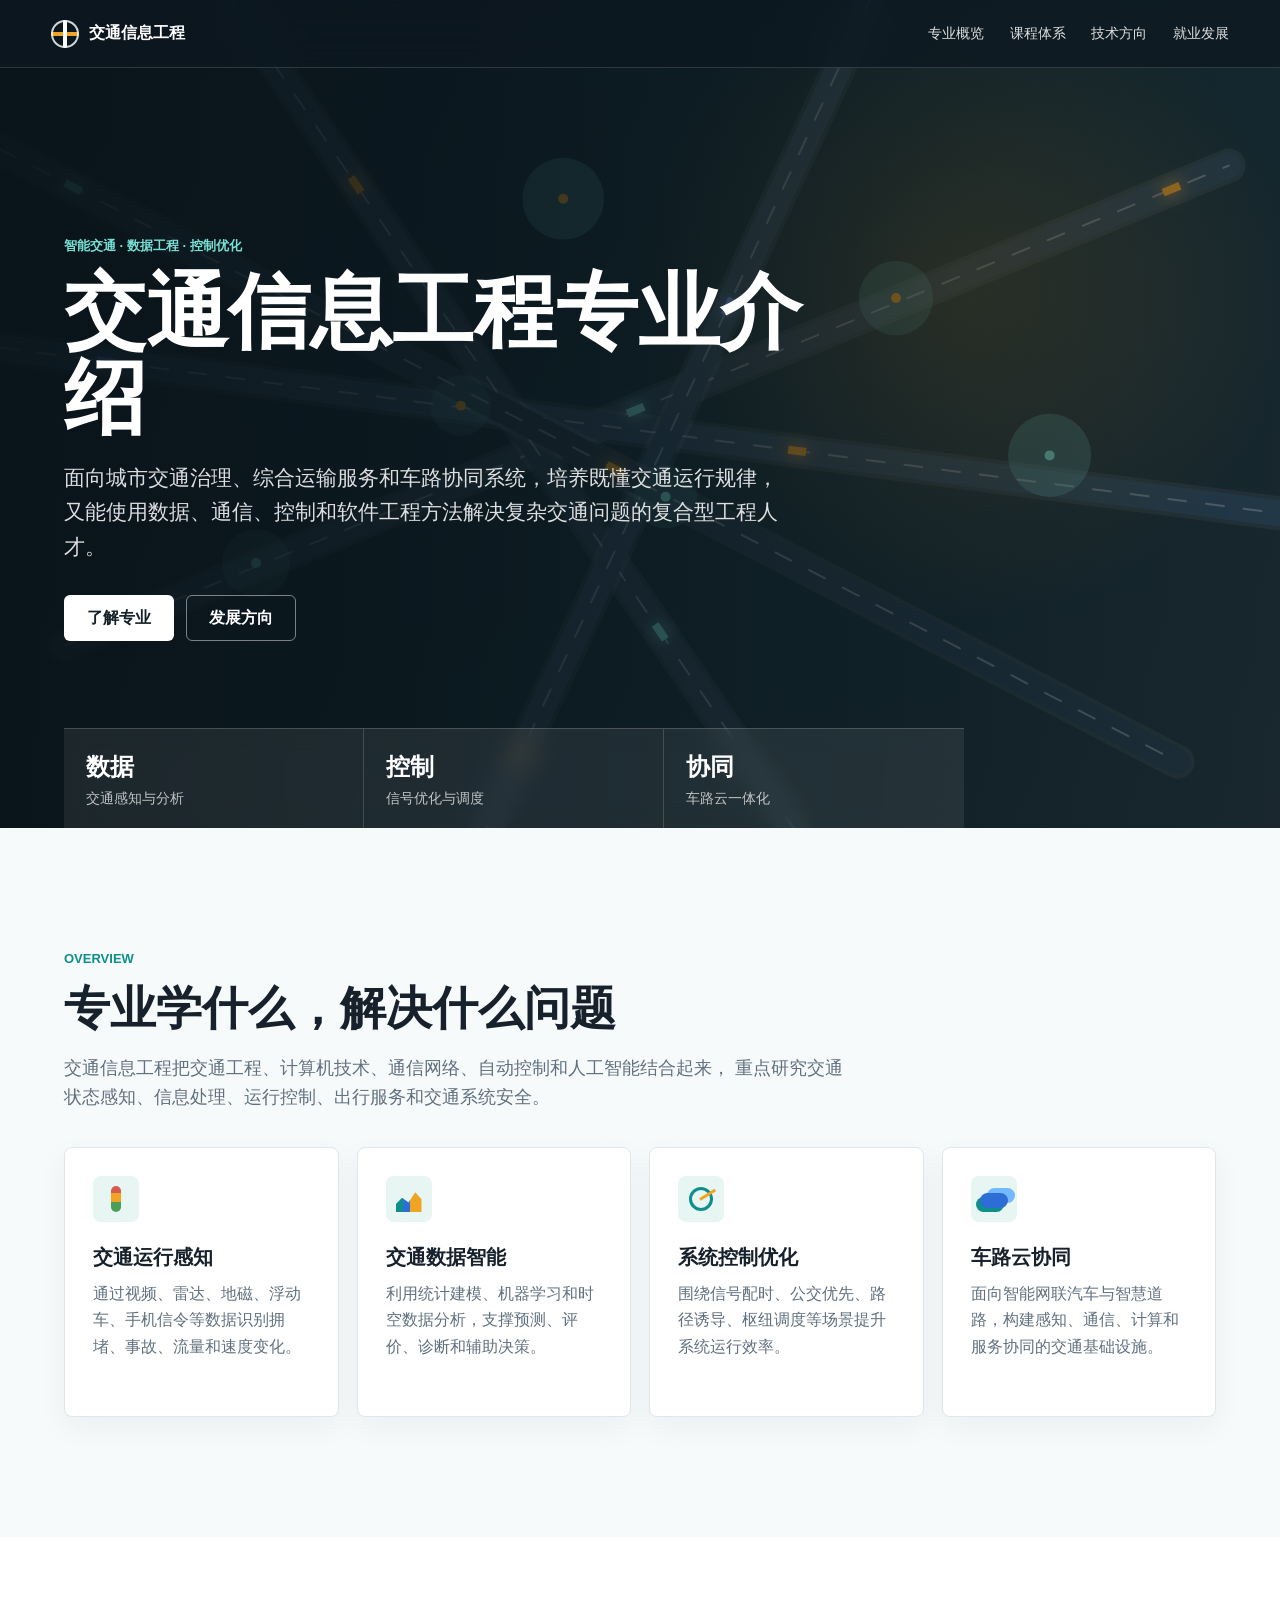
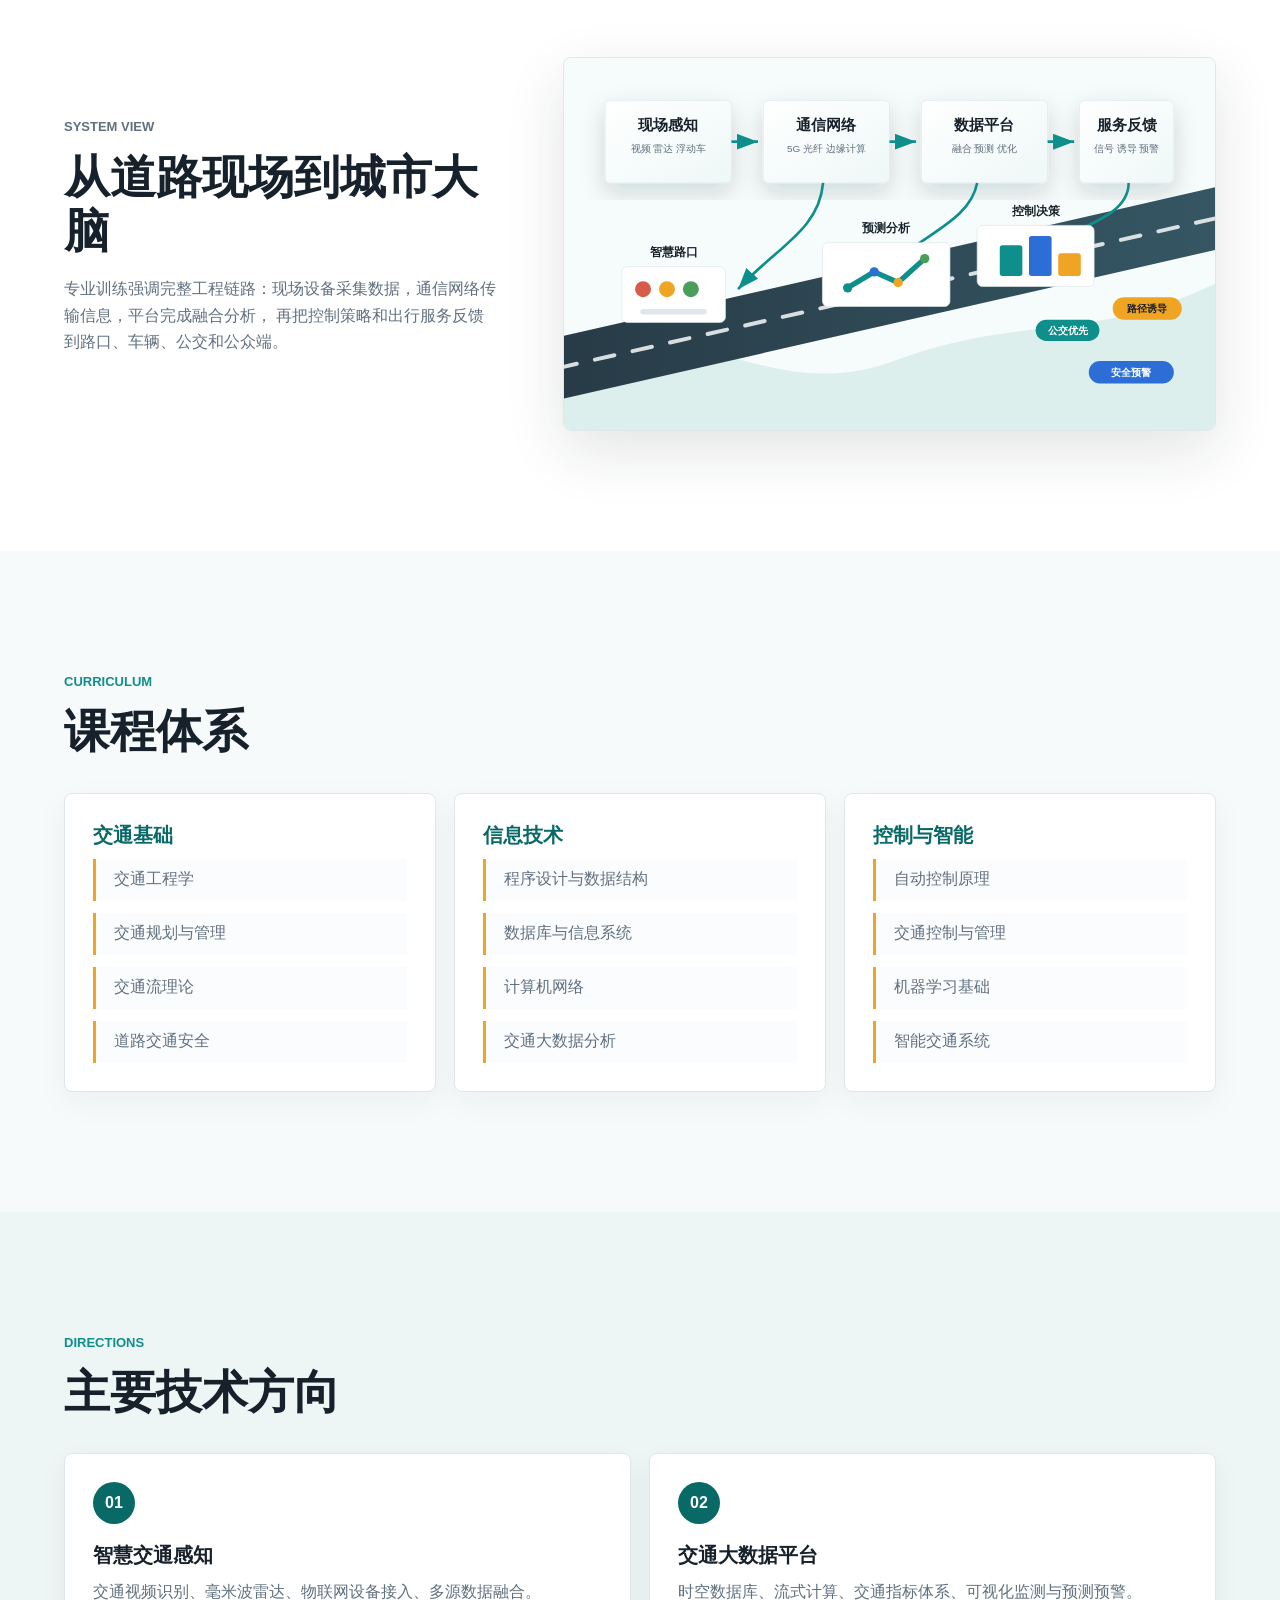
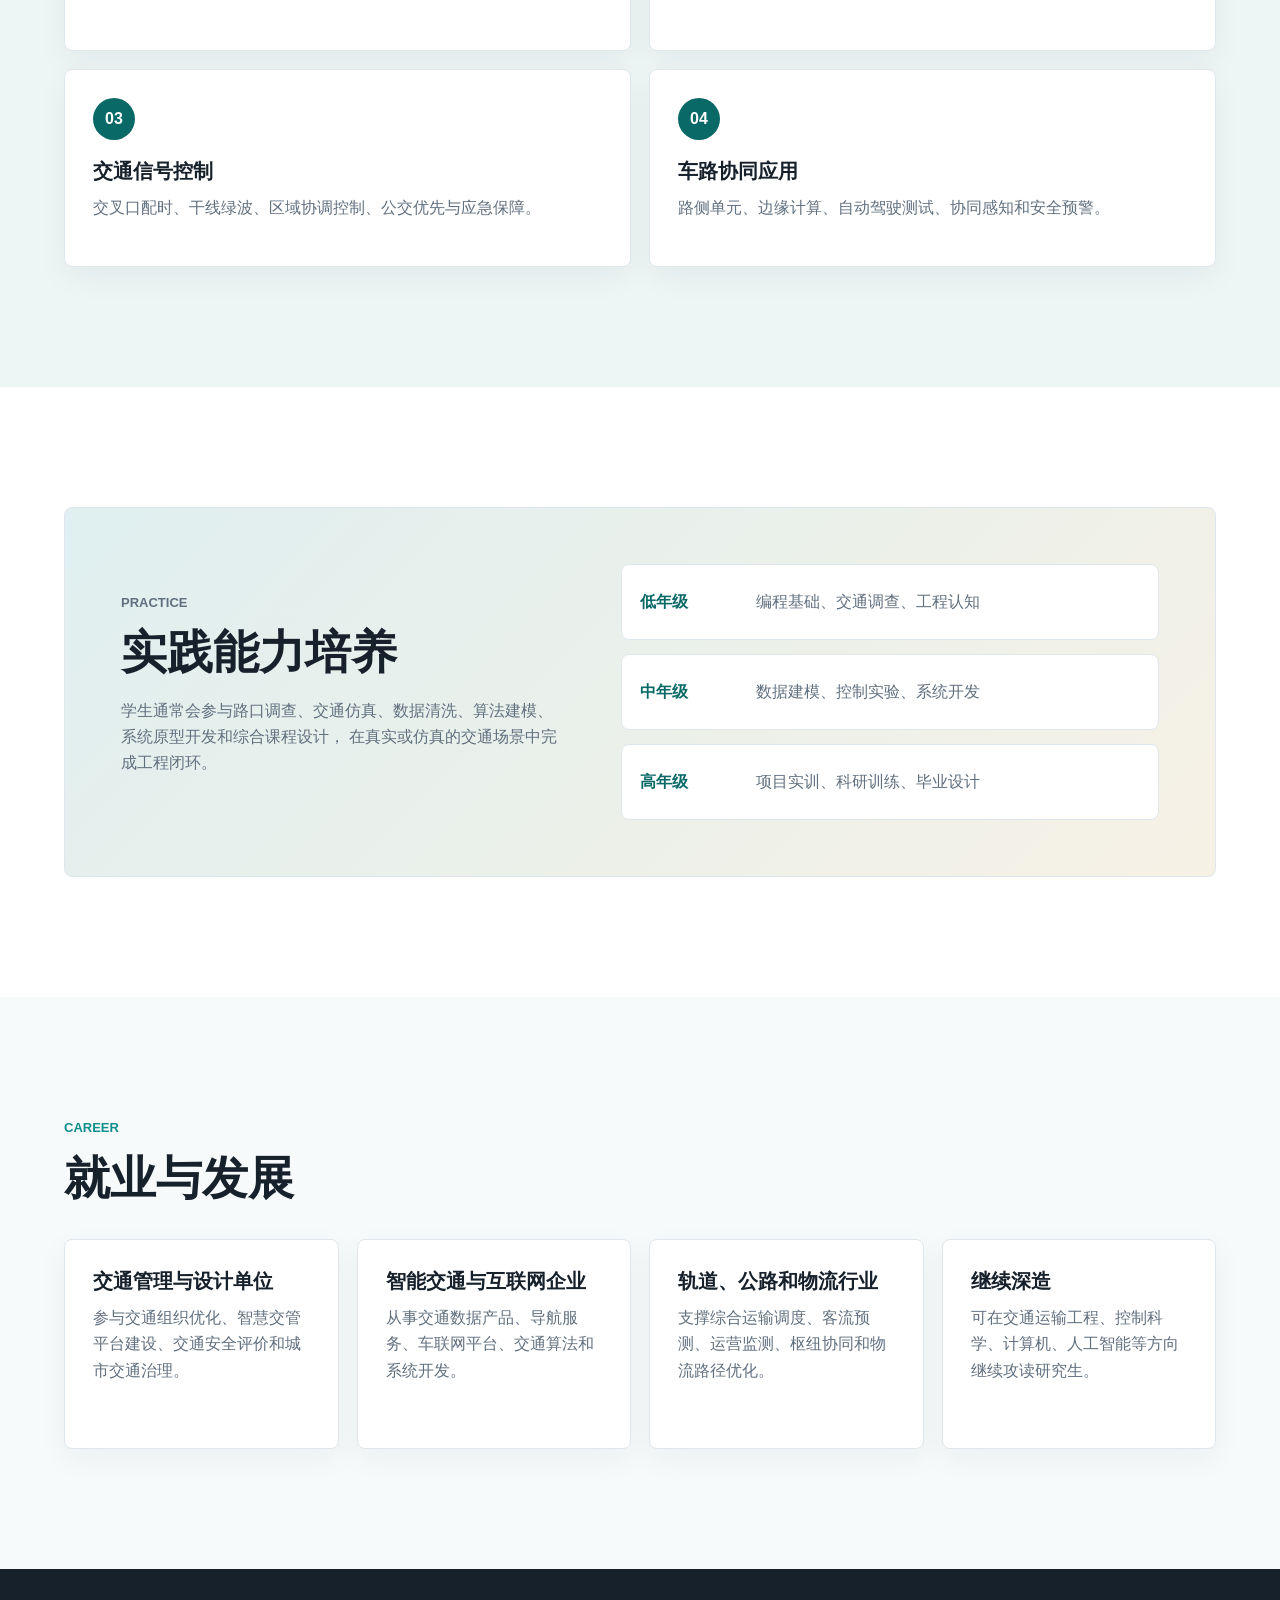
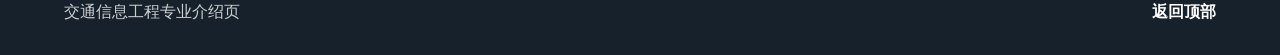
<file: index.html>
<!doctype html>
<html lang="zh-CN">
  <head>
    <meta charset="utf-8" />
    <meta name="viewport" content="width=device-width, initial-scale=1" />
    <title>交通信息工程专业介绍</title>
    <meta
      name="description"
      content="交通信息工程专业介绍：面向智慧交通、交通大数据、车路协同和交通控制的交叉型工程专业。"
    />
    <link rel="stylesheet" href="styles.css" />
  </head>
  <body>
    <header class="site-header" aria-label="页面导航">
      <a class="brand" href="#top" aria-label="交通信息工程专业首页">
        <span class="brand-mark" aria-hidden="true"></span>
        <span>交通信息工程</span>
      </a>
      <nav class="nav-links" aria-label="主要栏目">
        <a href="#overview">专业概览</a>
        <a href="#courses">课程体系</a>
        <a href="#directions">技术方向</a>
        <a href="#career">就业发展</a>
      </nav>
    </header>

    <main id="top">
      <section class="hero" aria-labelledby="hero-title">
        <canvas id="trafficCanvas" class="traffic-canvas" aria-hidden="true"></canvas>
        <div class="hero-overlay"></div>
        <div class="hero-content">
          <p class="eyebrow">智能交通 · 数据工程 · 控制优化</p>
          <h1 id="hero-title">交通信息工程专业介绍</h1>
          <p class="hero-copy">
            面向城市交通治理、综合运输服务和车路协同系统，培养既懂交通运行规律，
            又能使用数据、通信、控制和软件工程方法解决复杂交通问题的复合型工程人才。
          </p>
          <div class="hero-actions" aria-label="快捷入口">
            <a class="button primary" href="#overview">了解专业</a>
            <a class="button secondary" href="#career">发展方向</a>
          </div>
        </div>
        <div class="hero-metrics" aria-label="专业关键词">
          <div>
            <strong>数据</strong>
            <span>交通感知与分析</span>
          </div>
          <div>
            <strong>控制</strong>
            <span>信号优化与调度</span>
          </div>
          <div>
            <strong>协同</strong>
            <span>车路云一体化</span>
          </div>
        </div>
      </section>

      <section id="overview" class="section overview">
        <div class="section-heading">
          <p class="eyebrow">Overview</p>
          <h2>专业学什么，解决什么问题</h2>
          <p>
            交通信息工程把交通工程、计算机技术、通信网络、自动控制和人工智能结合起来，
            重点研究交通状态感知、信息处理、运行控制、出行服务和交通系统安全。
          </p>
        </div>
        <div class="feature-grid">
          <article class="feature-card">
            <span class="feature-icon signal" aria-hidden="true"></span>
            <h3>交通运行感知</h3>
            <p>通过视频、雷达、地磁、浮动车、手机信令等数据识别拥堵、事故、流量和速度变化。</p>
          </article>
          <article class="feature-card">
            <span class="feature-icon data" aria-hidden="true"></span>
            <h3>交通数据智能</h3>
            <p>利用统计建模、机器学习和时空数据分析，支撑预测、评价、诊断和辅助决策。</p>
          </article>
          <article class="feature-card">
            <span class="feature-icon control" aria-hidden="true"></span>
            <h3>系统控制优化</h3>
            <p>围绕信号配时、公交优先、路径诱导、枢纽调度等场景提升系统运行效率。</p>
          </article>
          <article class="feature-card">
            <span class="feature-icon cloud" aria-hidden="true"></span>
            <h3>车路云协同</h3>
            <p>面向智能网联汽车与智慧道路，构建感知、通信、计算和服务协同的交通基础设施。</p>
          </article>
        </div>
      </section>

      <section class="section visual-band" aria-labelledby="system-title">
        <div class="system-copy">
          <p class="eyebrow">System View</p>
          <h2 id="system-title">从道路现场到城市大脑</h2>
          <p>
            专业训练强调完整工程链路：现场设备采集数据，通信网络传输信息，平台完成融合分析，
            再把控制策略和出行服务反馈到路口、车辆、公交和公众端。
          </p>
        </div>
        <img
          class="system-graphic"
          src="assets/traffic-system.svg"
          alt="交通信息工程系统链路示意图，展示感知设备、通信网络、数据平台、控制中心和出行服务之间的数据流动"
        />
      </section>

      <section id="courses" class="section courses">
        <div class="section-heading compact">
          <p class="eyebrow">Curriculum</p>
          <h2>课程体系</h2>
        </div>
        <div class="course-layout">
          <div class="course-column">
            <h3>交通基础</h3>
            <ul>
              <li>交通工程学</li>
              <li>交通规划与管理</li>
              <li>交通流理论</li>
              <li>道路交通安全</li>
            </ul>
          </div>
          <div class="course-column">
            <h3>信息技术</h3>
            <ul>
              <li>程序设计与数据结构</li>
              <li>数据库与信息系统</li>
              <li>计算机网络</li>
              <li>交通大数据分析</li>
            </ul>
          </div>
          <div class="course-column">
            <h3>控制与智能</h3>
            <ul>
              <li>自动控制原理</li>
              <li>交通控制与管理</li>
              <li>机器学习基础</li>
              <li>智能交通系统</li>
            </ul>
          </div>
        </div>
      </section>

      <section id="directions" class="section directions">
        <div class="section-heading">
          <p class="eyebrow">Directions</p>
          <h2>主要技术方向</h2>
        </div>
        <div class="direction-list">
          <article>
            <span>01</span>
            <h3>智慧交通感知</h3>
            <p>交通视频识别、毫米波雷达、物联网设备接入、多源数据融合。</p>
          </article>
          <article>
            <span>02</span>
            <h3>交通大数据平台</h3>
            <p>时空数据库、流式计算、交通指标体系、可视化监测与预测预警。</p>
          </article>
          <article>
            <span>03</span>
            <h3>交通信号控制</h3>
            <p>交叉口配时、干线绿波、区域协调控制、公交优先与应急保障。</p>
          </article>
          <article>
            <span>04</span>
            <h3>车路协同应用</h3>
            <p>路侧单元、边缘计算、自动驾驶测试、协同感知和安全预警。</p>
          </article>
        </div>
      </section>

      <section class="section lab">
        <div class="lab-panel">
          <div>
            <p class="eyebrow">Practice</p>
            <h2>实践能力培养</h2>
            <p>
              学生通常会参与路口调查、交通仿真、数据清洗、算法建模、系统原型开发和综合课程设计，
              在真实或仿真的交通场景中完成工程闭环。
            </p>
          </div>
          <div class="timeline" aria-label="实践培养路径">
            <div><strong>低年级</strong><span>编程基础、交通调查、工程认知</span></div>
            <div><strong>中年级</strong><span>数据建模、控制实验、系统开发</span></div>
            <div><strong>高年级</strong><span>项目实训、科研训练、毕业设计</span></div>
          </div>
        </div>
      </section>

      <section id="career" class="section career">
        <div class="section-heading compact">
          <p class="eyebrow">Career</p>
          <h2>就业与发展</h2>
        </div>
        <div class="career-grid">
          <article>
            <h3>交通管理与设计单位</h3>
            <p>参与交通组织优化、智慧交管平台建设、交通安全评价和城市交通治理。</p>
          </article>
          <article>
            <h3>智能交通与互联网企业</h3>
            <p>从事交通数据产品、导航服务、车联网平台、交通算法和系统开发。</p>
          </article>
          <article>
            <h3>轨道、公路和物流行业</h3>
            <p>支撑综合运输调度、客流预测、运营监测、枢纽协同和物流路径优化。</p>
          </article>
          <article>
            <h3>继续深造</h3>
            <p>可在交通运输工程、控制科学、计算机、人工智能等方向继续攻读研究生。</p>
          </article>
        </div>
      </section>
    </main>

    <footer class="site-footer">
      <p>交通信息工程专业介绍页</p>
      <a href="#top">返回顶部</a>
    </footer>

    <script src="script.js"></script>
  </body>
</html>
</file>
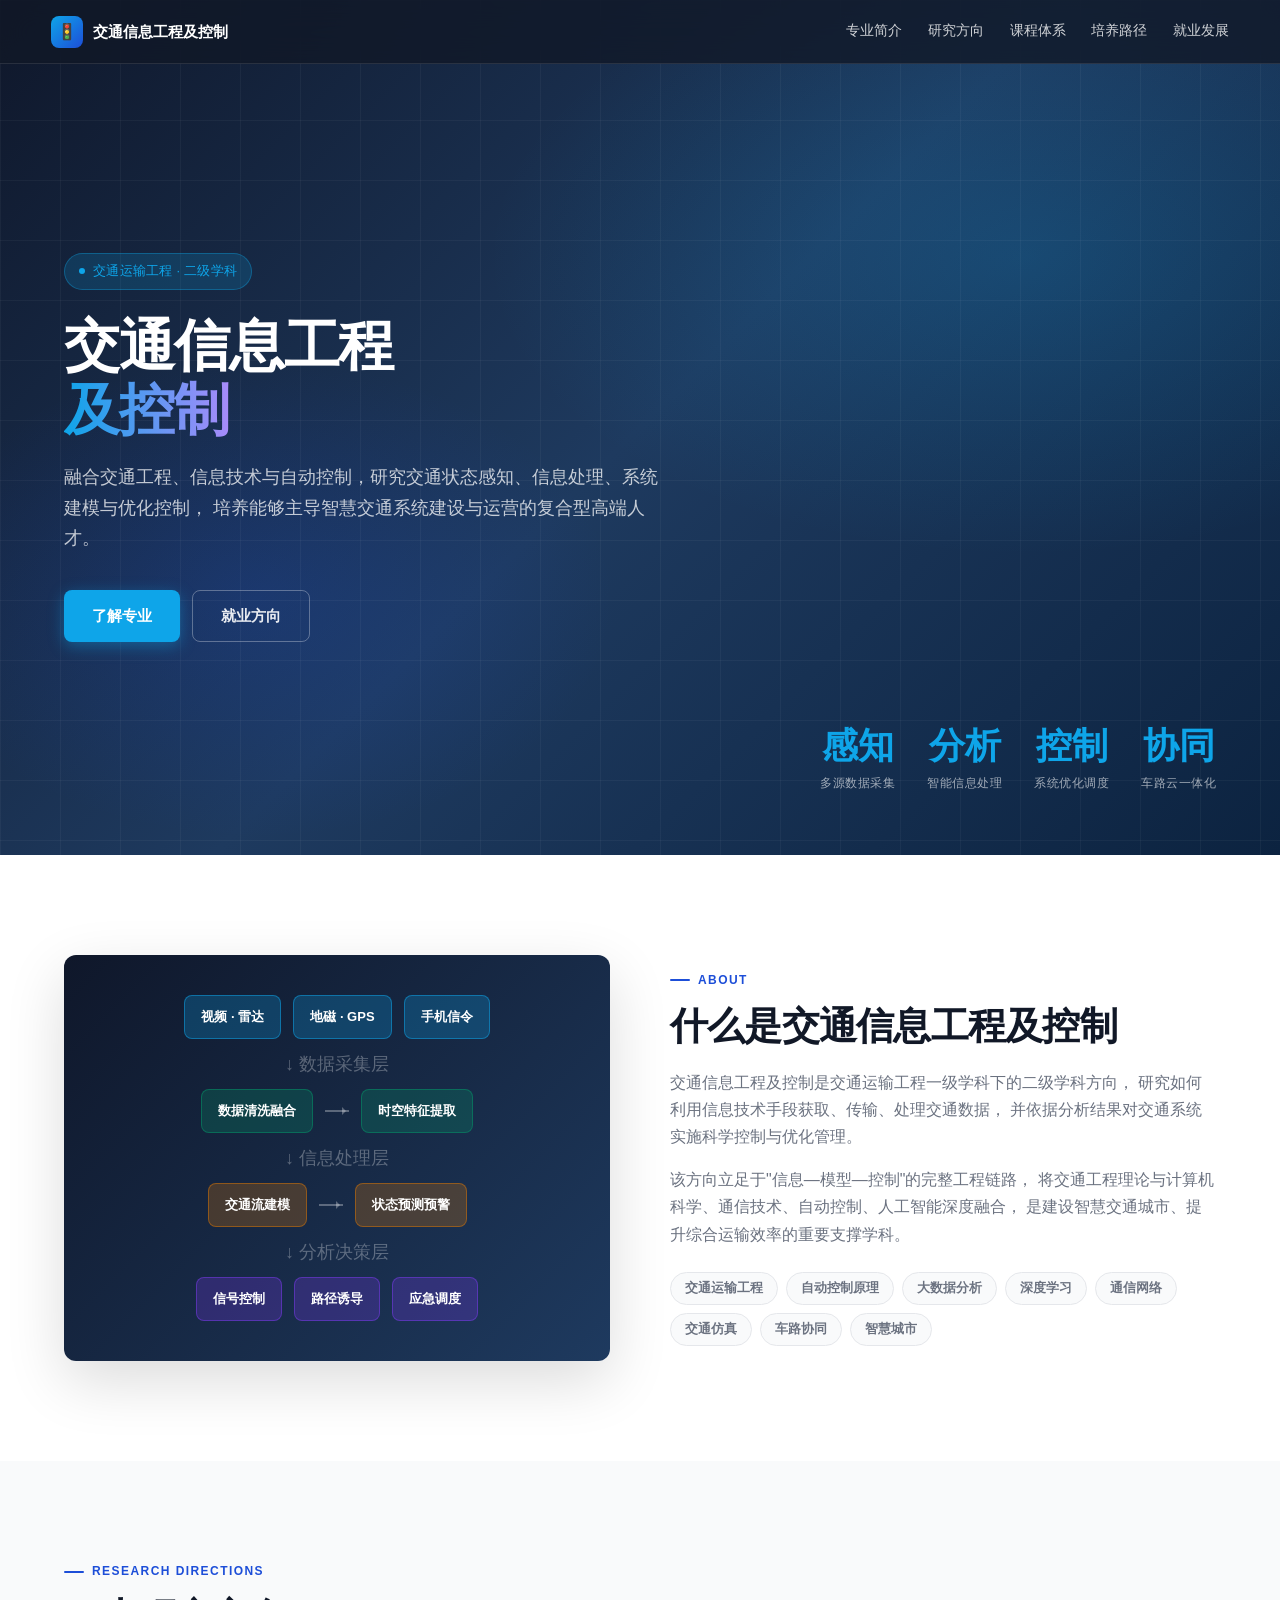
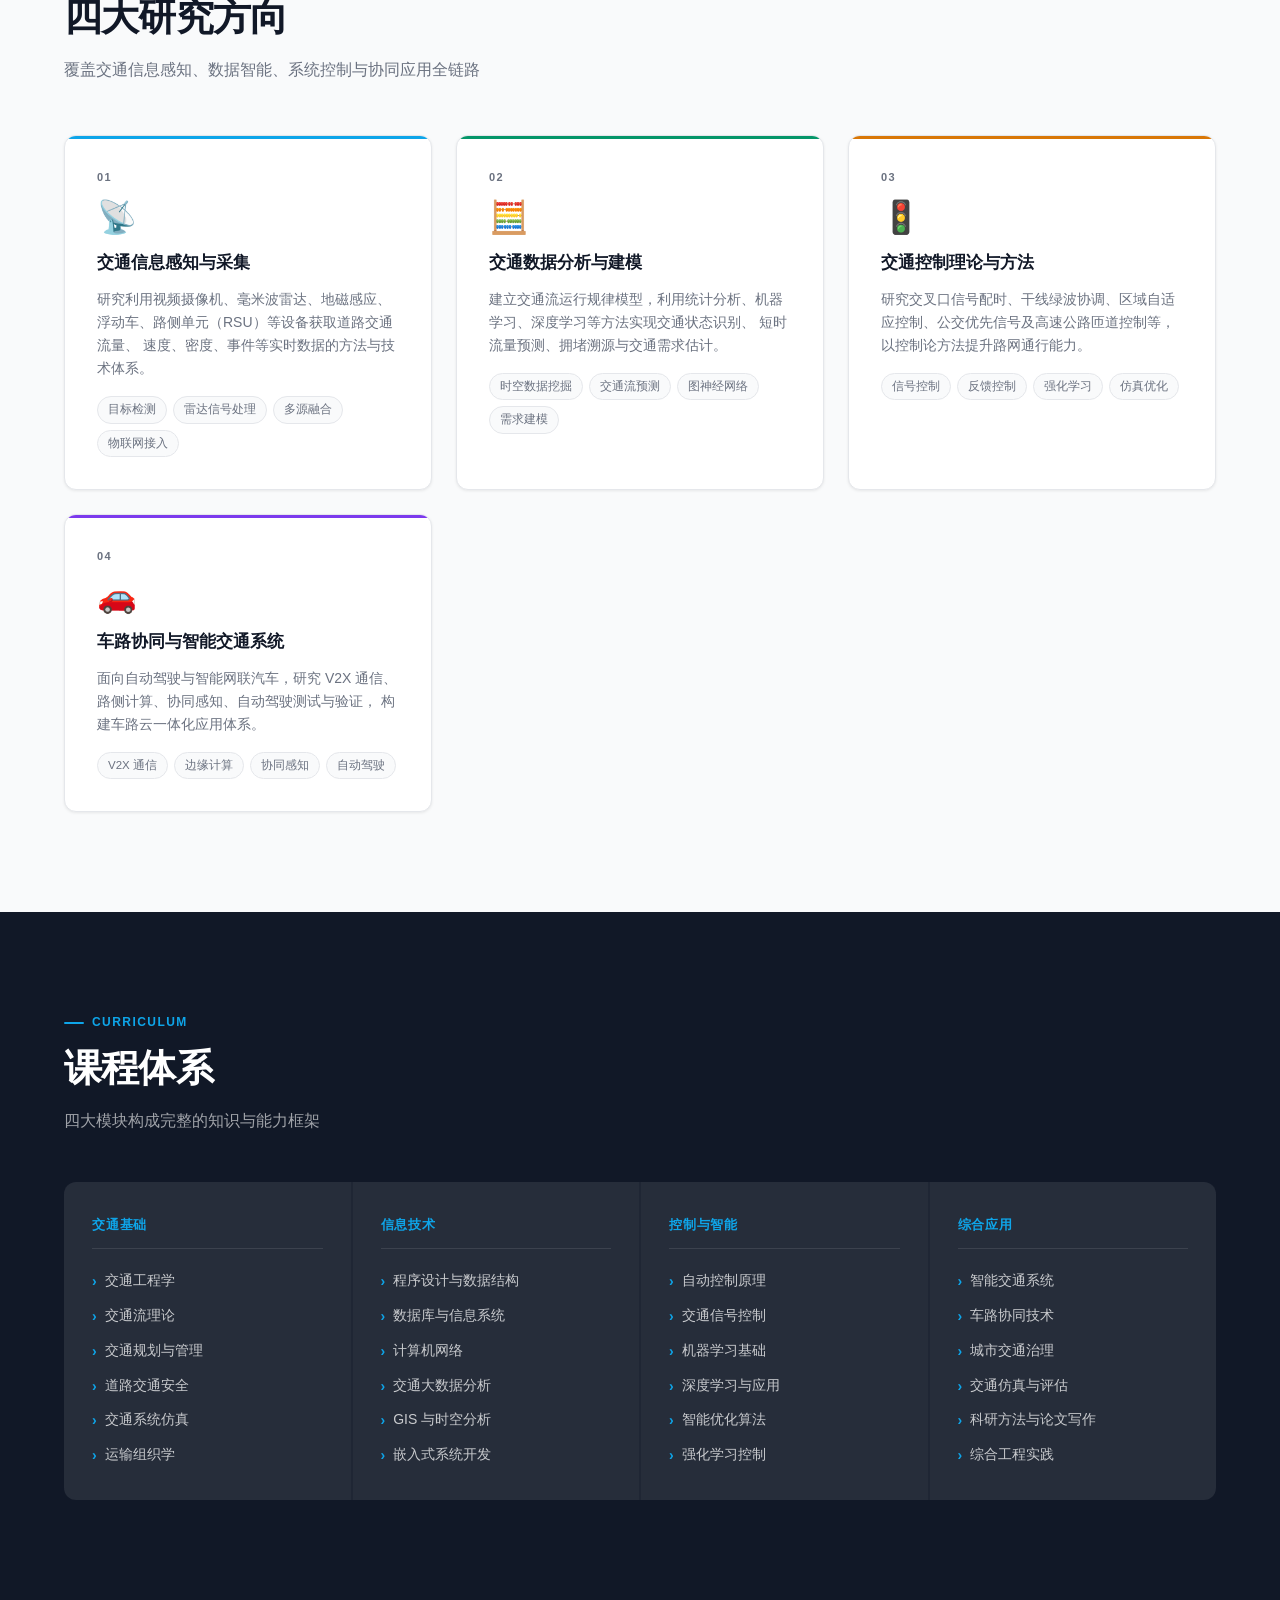
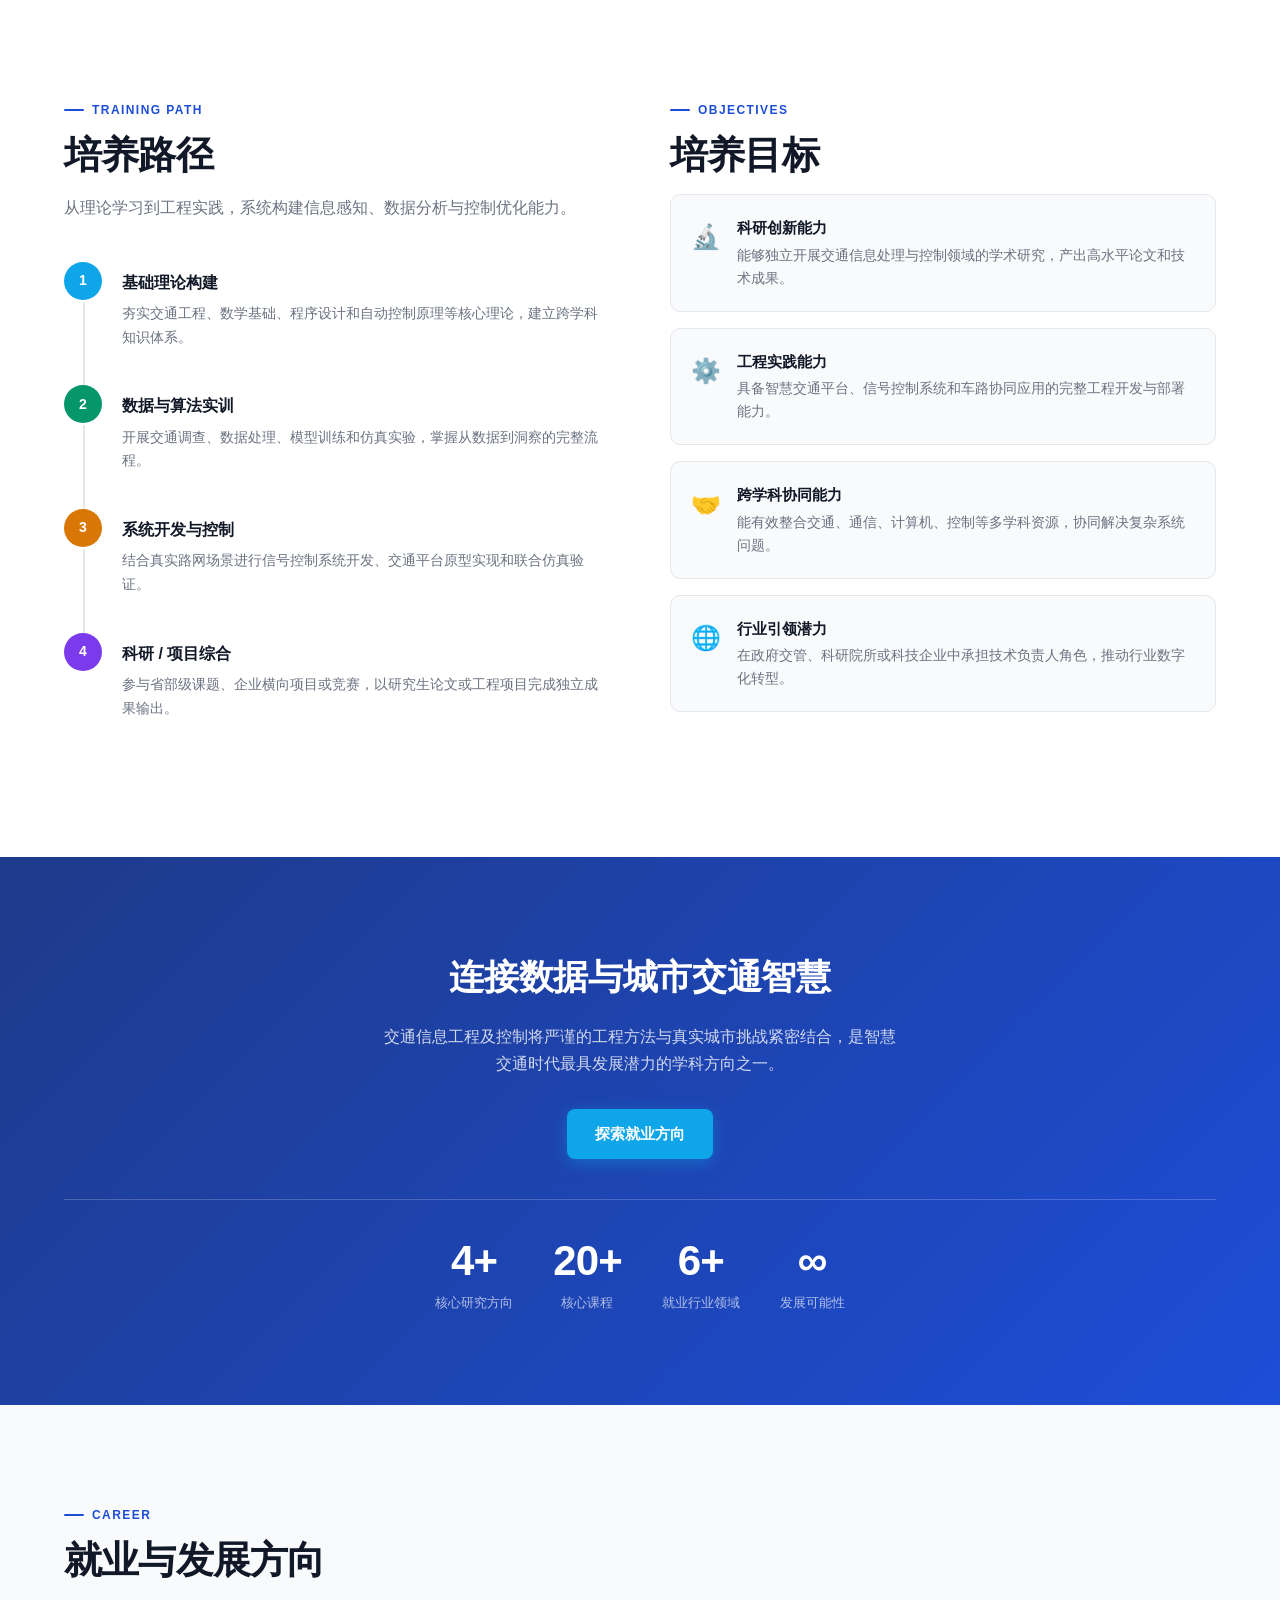
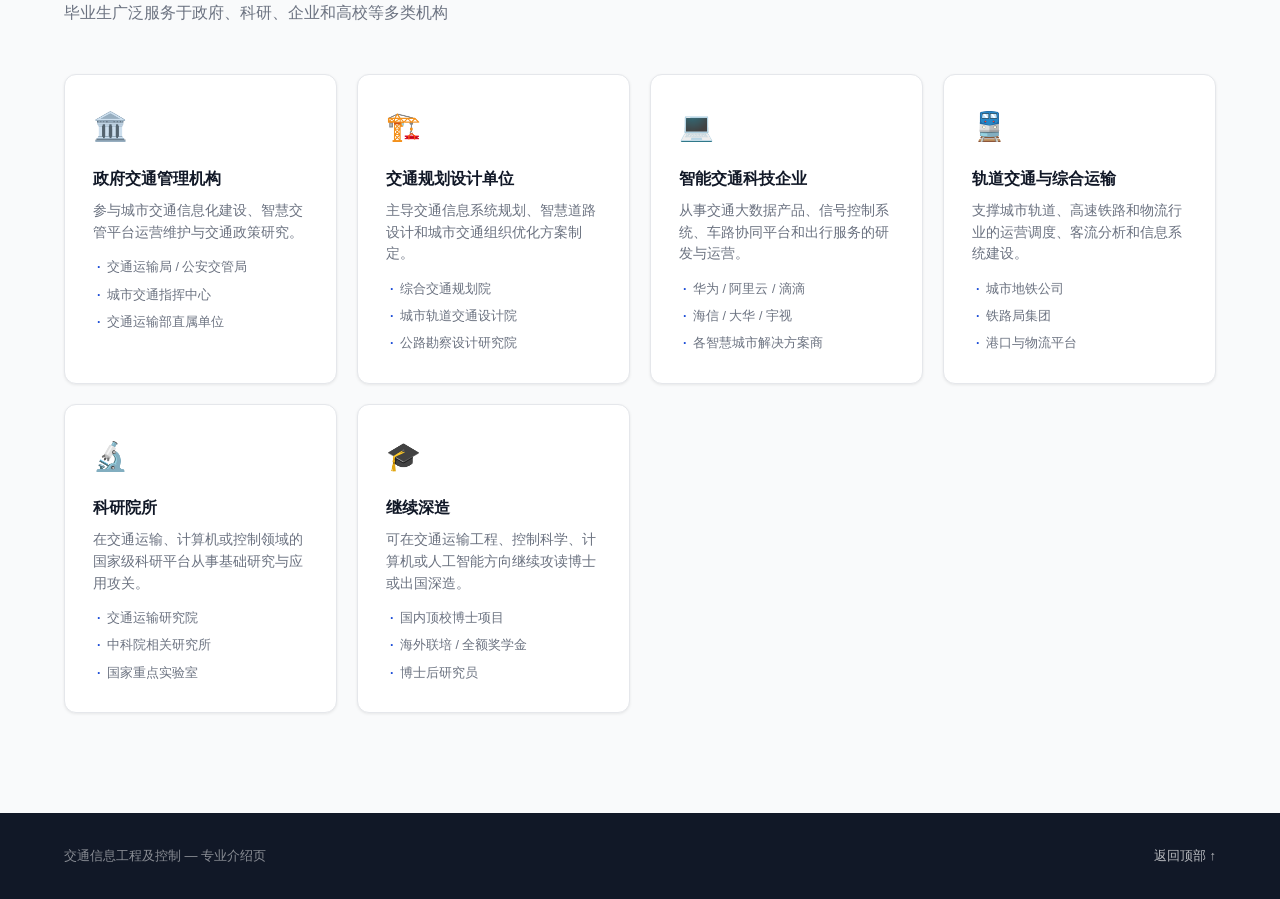
<file: traffic-info-control.html>
<!doctype html>
<html lang="zh-CN">
  <head>
    <meta charset="utf-8" />
    <meta name="viewport" content="width=device-width, initial-scale=1" />
    <title>交通信息工程及控制 — 专业介绍</title>
    <meta name="description" content="交通信息工程及控制专业介绍：研究交通信息感知、数据处理、系统建模与控制优化的交叉型学科方向。" />
    <style>
      :root {
        --ink: #111827;
        --muted: #6b7280;
        --line: #e5e7eb;
        --paper: #f9fafb;
        --white: #ffffff;
        --primary: #1d4ed8;
        --primary-dark: #1e3a8a;
        --accent: #0ea5e9;
        --green: #059669;
        --amber: #d97706;
        --purple: #7c3aed;
        --shadow-sm: 0 1px 3px rgba(0,0,0,.08);
        --shadow: 0 4px 20px rgba(0,0,0,.10);
        --shadow-lg: 0 20px 60px rgba(0,0,0,.14);
        --r: 12px;
      }

      *, *::before, *::after { box-sizing: border-box; margin: 0; padding: 0; }
      html { scroll-behavior: smooth; font-size: 16px; }

      body {
        font-family: "PingFang SC", "Microsoft YaHei", "Segoe UI", Inter, Arial, sans-serif;
        color: var(--ink);
        background: var(--paper);
        line-height: 1.7;
      }

      a { color: inherit; text-decoration: none; }
      img { display: block; max-width: 100%; }

      /* ── Header ── */
      .header {
        position: fixed;
        inset: 0 0 auto;
        z-index: 100;
        display: flex;
        align-items: center;
        justify-content: space-between;
        gap: 20px;
        height: 64px;
        padding: 0 clamp(16px, 4vw, 60px);
        background: rgba(17, 24, 39, 0.80);
        backdrop-filter: blur(16px);
        border-bottom: 1px solid rgba(255,255,255,.10);
        color: #fff;
      }

      .logo {
        display: flex;
        align-items: center;
        gap: 10px;
        font-weight: 700;
        font-size: 15px;
        white-space: nowrap;
      }

      .logo-icon {
        width: 32px;
        height: 32px;
        border-radius: 8px;
        background: linear-gradient(135deg, var(--accent), var(--primary));
        display: flex;
        align-items: center;
        justify-content: center;
        font-size: 16px;
      }

      .nav {
        display: flex;
        gap: clamp(10px, 2vw, 28px);
        font-size: 13.5px;
        color: rgba(255,255,255,.80);
      }

      .nav a:hover { color: #fff; }

      /* ── Hero ── */
      .hero {
        position: relative;
        min-height: 95vh;
        display: flex;
        flex-direction: column;
        justify-content: center;
        padding: 100px clamp(16px, 5vw, 80px) 60px;
        background: linear-gradient(135deg, #0f172a 0%, #1e3a5f 50%, #0c2340 100%);
        color: #fff;
        overflow: hidden;
      }

      .hero-bg {
        position: absolute;
        inset: 0;
        background:
          radial-gradient(ellipse 60% 50% at 80% 30%, rgba(14,165,233,.18) 0%, transparent 70%),
          radial-gradient(ellipse 40% 40% at 20% 70%, rgba(29,78,216,.20) 0%, transparent 70%);
        pointer-events: none;
      }

      /* animated grid */
      .hero-grid {
        position: absolute;
        inset: 0;
        background-image:
          linear-gradient(rgba(255,255,255,.04) 1px, transparent 1px),
          linear-gradient(90deg, rgba(255,255,255,.04) 1px, transparent 1px);
        background-size: 60px 60px;
        pointer-events: none;
      }

      .hero-inner {
        position: relative;
        max-width: 760px;
      }

      .badge {
        display: inline-flex;
        align-items: center;
        gap: 8px;
        padding: 6px 14px;
        border-radius: 100px;
        background: rgba(14,165,233,.18);
        border: 1px solid rgba(14,165,233,.35);
        font-size: 13px;
        color: var(--accent);
        margin-bottom: 24px;
        letter-spacing: .02em;
      }

      .badge::before {
        content: '';
        width: 6px;
        height: 6px;
        border-radius: 50%;
        background: var(--accent);
        animation: pulse 2s ease infinite;
      }

      @keyframes pulse {
        0%, 100% { opacity: 1; }
        50% { opacity: .3; }
      }

      .hero h1 {
        font-size: clamp(2rem, 5vw, 3.5rem);
        font-weight: 800;
        line-height: 1.15;
        letter-spacing: -.02em;
        margin-bottom: 20px;
      }

      .hero h1 em {
        font-style: normal;
        background: linear-gradient(90deg, var(--accent), #a78bfa);
        -webkit-background-clip: text;
        -webkit-text-fill-color: transparent;
        background-clip: text;
      }

      .hero-desc {
        font-size: clamp(15px, 2vw, 18px);
        color: rgba(255,255,255,.75);
        max-width: 600px;
        margin-bottom: 36px;
      }

      .hero-actions {
        display: flex;
        flex-wrap: wrap;
        gap: 12px;
      }

      .btn {
        display: inline-flex;
        align-items: center;
        gap: 8px;
        padding: 12px 28px;
        border-radius: 8px;
        font-size: 15px;
        font-weight: 600;
        cursor: pointer;
        transition: transform .15s, box-shadow .15s;
      }

      .btn:hover { transform: translateY(-1px); }

      .btn-primary {
        background: var(--accent);
        color: #fff;
        box-shadow: 0 4px 16px rgba(14,165,233,.40);
      }

      .btn-primary:hover { box-shadow: 0 8px 24px rgba(14,165,233,.50); }

      .btn-ghost {
        border: 1.5px solid rgba(255,255,255,.30);
        color: rgba(255,255,255,.90);
      }

      .btn-ghost:hover { border-color: rgba(255,255,255,.60); }

      .hero-stats {
        position: absolute;
        right: clamp(16px, 5vw, 80px);
        bottom: 60px;
        display: flex;
        gap: 32px;
      }

      .hero-stat {
        text-align: center;
      }

      .hero-stat strong {
        display: block;
        font-size: clamp(22px, 3vw, 36px);
        font-weight: 800;
        color: var(--accent);
        line-height: 1;
        margin-bottom: 4px;
      }

      .hero-stat span {
        font-size: 12px;
        color: rgba(255,255,255,.60);
        letter-spacing: .04em;
      }

      /* ── Generic section ── */
      .section {
        padding: clamp(64px, 8vw, 100px) clamp(16px, 5vw, 80px);
      }

      .section-label {
        display: flex;
        align-items: center;
        gap: 8px;
        font-size: 12px;
        font-weight: 700;
        letter-spacing: .12em;
        text-transform: uppercase;
        color: var(--primary);
        margin-bottom: 12px;
      }

      .section-label::before {
        content: '';
        width: 20px;
        height: 2px;
        background: var(--primary);
        border-radius: 2px;
      }

      .section-title {
        font-size: clamp(1.6rem, 3.5vw, 2.4rem);
        font-weight: 800;
        letter-spacing: -.02em;
        line-height: 1.2;
        margin-bottom: 16px;
      }

      .section-sub {
        font-size: 16px;
        color: var(--muted);
        max-width: 560px;
      }

      .section-head { margin-bottom: 52px; }

      /* ── About band ── */
      .about {
        background: var(--white);
      }

      .about-inner {
        display: grid;
        grid-template-columns: 1fr 1fr;
        gap: 60px;
        align-items: center;
        max-width: 1200px;
        margin: 0 auto;
      }

      .about-visual {
        position: relative;
      }

      .about-diagram {
        width: 100%;
        border-radius: var(--r);
        background: linear-gradient(135deg, #0f172a, #1e3a5f);
        padding: 40px;
        display: flex;
        flex-direction: column;
        gap: 16px;
        box-shadow: var(--shadow-lg);
      }

      .diagram-row {
        display: flex;
        gap: 12px;
        align-items: center;
        justify-content: center;
      }

      .d-node {
        padding: 10px 16px;
        border-radius: 8px;
        font-size: 13px;
        font-weight: 600;
        text-align: center;
        color: #fff;
        white-space: nowrap;
      }

      .d-node.blue  { background: rgba(14,165,233,.25); border: 1px solid rgba(14,165,233,.50); }
      .d-node.green { background: rgba(5,150,105,.25);  border: 1px solid rgba(5,150,105,.50); }
      .d-node.amber { background: rgba(217,119,6,.25);  border: 1px solid rgba(217,119,6,.50); }
      .d-node.purple{ background: rgba(124,58,237,.25); border: 1px solid rgba(124,58,237,.50); }

      .d-arrow {
        width: 24px;
        height: 2px;
        background: rgba(255,255,255,.30);
        position: relative;
        flex-shrink: 0;
      }

      .d-arrow::after {
        content: '';
        position: absolute;
        right: -1px;
        top: -3px;
        border: 4px solid transparent;
        border-left-color: rgba(255,255,255,.30);
      }

      .d-down {
        text-align: center;
        color: rgba(255,255,255,.30);
        font-size: 18px;
        line-height: 1;
      }

      .about-text .section-title { margin-bottom: 20px; }

      .about-text p {
        color: var(--muted);
        margin-bottom: 16px;
      }

      .tag-row {
        display: flex;
        flex-wrap: wrap;
        gap: 8px;
        margin-top: 24px;
      }

      .tag {
        padding: 5px 14px;
        border-radius: 100px;
        font-size: 12.5px;
        font-weight: 600;
        background: var(--paper);
        border: 1px solid var(--line);
        color: var(--muted);
      }

      /* ── Research directions ── */
      .directions {
        background: var(--paper);
      }

      .dir-grid {
        display: grid;
        grid-template-columns: repeat(auto-fit, minmax(280px, 1fr));
        gap: 24px;
        max-width: 1200px;
        margin: 0 auto;
      }

      .dir-card {
        background: var(--white);
        border-radius: var(--r);
        padding: 32px;
        border: 1px solid var(--line);
        box-shadow: var(--shadow-sm);
        transition: box-shadow .2s, transform .2s;
        position: relative;
        overflow: hidden;
      }

      .dir-card:hover {
        box-shadow: var(--shadow);
        transform: translateY(-3px);
      }

      .dir-card::before {
        content: '';
        position: absolute;
        top: 0;
        left: 0;
        right: 0;
        height: 3px;
      }

      .dir-card:nth-child(1)::before { background: var(--accent); }
      .dir-card:nth-child(2)::before { background: var(--green); }
      .dir-card:nth-child(3)::before { background: var(--amber); }
      .dir-card:nth-child(4)::before { background: var(--purple); }

      .dir-num {
        font-size: 11px;
        font-weight: 800;
        letter-spacing: .12em;
        color: var(--muted);
        margin-bottom: 14px;
      }

      .dir-icon {
        font-size: 32px;
        margin-bottom: 16px;
        line-height: 1;
      }

      .dir-card h3 {
        font-size: 17px;
        font-weight: 700;
        margin-bottom: 10px;
        color: var(--ink);
      }

      .dir-card p {
        font-size: 14px;
        color: var(--muted);
        line-height: 1.65;
        margin-bottom: 16px;
      }

      .dir-tags {
        display: flex;
        flex-wrap: wrap;
        gap: 6px;
      }

      .dir-tag {
        font-size: 11.5px;
        padding: 3px 10px;
        border-radius: 100px;
        background: var(--paper);
        color: var(--muted);
        border: 1px solid var(--line);
      }

      /* ── Curriculum ── */
      .curriculum {
        background: var(--ink);
        color: #fff;
      }

      .curriculum .section-label { color: var(--accent); }
      .curriculum .section-label::before { background: var(--accent); }
      .curriculum .section-title { color: #fff; }
      .curriculum .section-sub { color: rgba(255,255,255,.60); }

      .cur-grid {
        display: grid;
        grid-template-columns: repeat(auto-fit, minmax(220px, 1fr));
        gap: 2px;
        background: rgba(255,255,255,.06);
        border-radius: var(--r);
        overflow: hidden;
        max-width: 1200px;
        margin: 0 auto;
      }

      .cur-col {
        background: rgba(255,255,255,.03);
        padding: 32px 28px;
      }

      .cur-col h3 {
        font-size: 13px;
        font-weight: 700;
        letter-spacing: .06em;
        text-transform: uppercase;
        color: var(--accent);
        margin-bottom: 20px;
        padding-bottom: 12px;
        border-bottom: 1px solid rgba(255,255,255,.10);
      }

      .cur-col ul {
        list-style: none;
        display: flex;
        flex-direction: column;
        gap: 10px;
      }

      .cur-col li {
        display: flex;
        align-items: flex-start;
        gap: 8px;
        font-size: 14px;
        color: rgba(255,255,255,.75);
      }

      .cur-col li::before {
        content: '›';
        color: var(--accent);
        font-weight: 700;
        flex-shrink: 0;
        margin-top: 1px;
      }

      /* ── Training path ── */
      .training {
        background: var(--white);
      }

      .train-inner {
        display: grid;
        grid-template-columns: 1fr 1fr;
        gap: 60px;
        align-items: start;
        max-width: 1200px;
        margin: 0 auto;
      }

      .train-path {
        display: flex;
        flex-direction: column;
        gap: 0;
      }

      .train-step {
        display: flex;
        gap: 20px;
        position: relative;
      }

      .train-step:not(:last-child) .step-line {
        position: absolute;
        left: 19px;
        top: 40px;
        width: 2px;
        height: calc(100% - 16px);
        background: var(--line);
      }

      .step-dot {
        width: 38px;
        height: 38px;
        border-radius: 50%;
        flex-shrink: 0;
        display: flex;
        align-items: center;
        justify-content: center;
        font-weight: 800;
        font-size: 14px;
        color: #fff;
        position: relative;
        z-index: 1;
      }

      .step-dot.s1 { background: var(--accent); }
      .step-dot.s2 { background: var(--green); }
      .step-dot.s3 { background: var(--amber); }
      .step-dot.s4 { background: var(--purple); }

      .step-body {
        padding-bottom: 36px;
        flex: 1;
      }

      .step-body h3 {
        font-size: 16px;
        font-weight: 700;
        margin-bottom: 6px;
        margin-top: 7px;
      }

      .step-body p {
        font-size: 14px;
        color: var(--muted);
      }

      .train-goals {
        display: flex;
        flex-direction: column;
        gap: 16px;
      }

      .goal-card {
        display: flex;
        gap: 16px;
        padding: 20px;
        border-radius: 10px;
        border: 1px solid var(--line);
        background: var(--paper);
        align-items: flex-start;
      }

      .goal-icon {
        font-size: 24px;
        flex-shrink: 0;
        margin-top: 2px;
      }

      .goal-card h4 {
        font-size: 15px;
        font-weight: 700;
        margin-bottom: 4px;
      }

      .goal-card p {
        font-size: 13.5px;
        color: var(--muted);
      }

      /* ── Career ── */
      .career {
        background: var(--paper);
      }

      .career-grid {
        display: grid;
        grid-template-columns: repeat(auto-fit, minmax(250px, 1fr));
        gap: 20px;
        max-width: 1200px;
        margin: 0 auto;
      }

      .career-card {
        background: var(--white);
        border-radius: var(--r);
        padding: 28px;
        border: 1px solid var(--line);
        box-shadow: var(--shadow-sm);
        transition: box-shadow .2s;
      }

      .career-card:hover { box-shadow: var(--shadow); }

      .career-emoji {
        font-size: 28px;
        margin-bottom: 14px;
      }

      .career-card h3 {
        font-size: 16px;
        font-weight: 700;
        margin-bottom: 8px;
      }

      .career-card p {
        font-size: 13.5px;
        color: var(--muted);
        line-height: 1.6;
        margin-bottom: 14px;
      }

      .career-list {
        list-style: none;
        display: flex;
        flex-direction: column;
        gap: 6px;
      }

      .career-list li {
        font-size: 12.5px;
        color: var(--muted);
        padding-left: 14px;
        position: relative;
      }

      .career-list li::before {
        content: '·';
        position: absolute;
        left: 4px;
        color: var(--primary);
        font-weight: 700;
      }

      /* ── Highlight band ── */
      .highlight {
        background: linear-gradient(135deg, var(--primary-dark), var(--primary));
        color: #fff;
        padding: clamp(60px, 8vw, 90px) clamp(16px, 5vw, 80px);
        text-align: center;
      }

      .highlight h2 {
        font-size: clamp(1.6rem, 3.5vw, 2.2rem);
        font-weight: 800;
        margin-bottom: 16px;
        letter-spacing: -.01em;
      }

      .highlight p {
        font-size: 16px;
        color: rgba(255,255,255,.80);
        max-width: 520px;
        margin: 0 auto 32px;
      }

      .highlight-stats {
        display: flex;
        justify-content: center;
        flex-wrap: wrap;
        gap: 40px;
        margin-top: 40px;
        padding-top: 40px;
        border-top: 1px solid rgba(255,255,255,.20);
      }

      .hl-stat strong {
        display: block;
        font-size: clamp(28px, 4vw, 42px);
        font-weight: 800;
        letter-spacing: -.02em;
        color: #fff;
        line-height: 1;
        margin-bottom: 6px;
      }

      .hl-stat span {
        font-size: 13px;
        color: rgba(255,255,255,.65);
      }

      /* ── Footer ── */
      .footer {
        background: var(--ink);
        color: rgba(255,255,255,.50);
        padding: 32px clamp(16px, 5vw, 80px);
        display: flex;
        justify-content: space-between;
        align-items: center;
        font-size: 13px;
        flex-wrap: wrap;
        gap: 12px;
      }

      .footer a {
        color: rgba(255,255,255,.70);
        transition: color .15s;
      }

      .footer a:hover { color: #fff; }

      /* ── Responsive ── */
      @media (max-width: 768px) {
        .about-inner,
        .train-inner {
          grid-template-columns: 1fr;
        }

        .hero-stats {
          position: static;
          margin-top: 48px;
          justify-content: flex-start;
        }

        .nav { display: none; }
      }
    </style>
  </head>

  <body>
    <!-- Header -->
    <header class="header" id="top">
      <div class="logo">
        <div class="logo-icon">🚦</div>
        <span>交通信息工程及控制</span>
      </div>
      <nav class="nav" aria-label="主要栏目">
        <a href="#about">专业简介</a>
        <a href="#directions">研究方向</a>
        <a href="#curriculum">课程体系</a>
        <a href="#training">培养路径</a>
        <a href="#career">就业发展</a>
      </nav>
    </header>

    <main>
      <!-- Hero -->
      <section class="hero" aria-labelledby="hero-title">
        <div class="hero-bg" aria-hidden="true"></div>
        <div class="hero-grid" aria-hidden="true"></div>

        <div class="hero-inner">
          <div class="badge">交通运输工程 · 二级学科</div>

          <h1 id="hero-title">
            交通信息工程<br />
            <em>及控制</em>
          </h1>

          <p class="hero-desc">
            融合交通工程、信息技术与自动控制，研究交通状态感知、信息处理、系统建模与优化控制，
            培养能够主导智慧交通系统建设与运营的复合型高端人才。
          </p>

          <div class="hero-actions">
            <a class="btn btn-primary" href="#about">了解专业</a>
            <a class="btn btn-ghost" href="#career">就业方向</a>
          </div>
        </div>

        <div class="hero-stats" aria-label="专业核心关键词">
          <div class="hero-stat">
            <strong>感知</strong>
            <span>多源数据采集</span>
          </div>
          <div class="hero-stat">
            <strong>分析</strong>
            <span>智能信息处理</span>
          </div>
          <div class="hero-stat">
            <strong>控制</strong>
            <span>系统优化调度</span>
          </div>
          <div class="hero-stat">
            <strong>协同</strong>
            <span>车路云一体化</span>
          </div>
        </div>
      </section>

      <!-- About -->
      <section id="about" class="section about">
        <div class="about-inner">
          <div class="about-visual">
            <div class="about-diagram" aria-label="交通信息工程及控制系统链路示意">
              <div class="diagram-row">
                <div class="d-node blue">视频 · 雷达</div>
                <div class="d-node blue">地磁 · GPS</div>
                <div class="d-node blue">手机信令</div>
              </div>
              <div class="d-down">↓ 数据采集层</div>
              <div class="diagram-row">
                <div class="d-node green">数据清洗融合</div>
                <div class="d-arrow"></div>
                <div class="d-node green">时空特征提取</div>
              </div>
              <div class="d-down">↓ 信息处理层</div>
              <div class="diagram-row">
                <div class="d-node amber">交通流建模</div>
                <div class="d-arrow"></div>
                <div class="d-node amber">状态预测预警</div>
              </div>
              <div class="d-down">↓ 分析决策层</div>
              <div class="diagram-row">
                <div class="d-node purple">信号控制</div>
                <div class="d-node purple">路径诱导</div>
                <div class="d-node purple">应急调度</div>
              </div>
            </div>
          </div>

          <div class="about-text">
            <div class="section-label">About</div>
            <h2 class="section-title">什么是交通信息工程及控制</h2>
            <p>
              交通信息工程及控制是交通运输工程一级学科下的二级学科方向，
              研究如何利用信息技术手段获取、传输、处理交通数据，
              并依据分析结果对交通系统实施科学控制与优化管理。
            </p>
            <p>
              该方向立足于"信息—模型—控制"的完整工程链路，
              将交通工程理论与计算机科学、通信技术、自动控制、人工智能深度融合，
              是建设智慧交通城市、提升综合运输效率的重要支撑学科。
            </p>
            <div class="tag-row">
              <span class="tag">交通运输工程</span>
              <span class="tag">自动控制原理</span>
              <span class="tag">大数据分析</span>
              <span class="tag">深度学习</span>
              <span class="tag">通信网络</span>
              <span class="tag">交通仿真</span>
              <span class="tag">车路协同</span>
              <span class="tag">智慧城市</span>
            </div>
          </div>
        </div>
      </section>

      <!-- Research Directions -->
      <section id="directions" class="section directions">
        <div class="section-head">
          <div class="section-label">Research Directions</div>
          <h2 class="section-title">四大研究方向</h2>
          <p class="section-sub">覆盖交通信息感知、数据智能、系统控制与协同应用全链路</p>
        </div>

        <div class="dir-grid">
          <article class="dir-card">
            <div class="dir-num">01</div>
            <div class="dir-icon">📡</div>
            <h3>交通信息感知与采集</h3>
            <p>
              研究利用视频摄像机、毫米波雷达、地磁感应、浮动车、路侧单元（RSU）等设备获取道路交通流量、
              速度、密度、事件等实时数据的方法与技术体系。
            </p>
            <div class="dir-tags">
              <span class="dir-tag">目标检测</span>
              <span class="dir-tag">雷达信号处理</span>
              <span class="dir-tag">多源融合</span>
              <span class="dir-tag">物联网接入</span>
            </div>
          </article>

          <article class="dir-card">
            <div class="dir-num">02</div>
            <div class="dir-icon">🧮</div>
            <h3>交通数据分析与建模</h3>
            <p>
              建立交通流运行规律模型，利用统计分析、机器学习、深度学习等方法实现交通状态识别、
              短时流量预测、拥堵溯源与交通需求估计。
            </p>
            <div class="dir-tags">
              <span class="dir-tag">时空数据挖掘</span>
              <span class="dir-tag">交通流预测</span>
              <span class="dir-tag">图神经网络</span>
              <span class="dir-tag">需求建模</span>
            </div>
          </article>

          <article class="dir-card">
            <div class="dir-num">03</div>
            <div class="dir-icon">🚦</div>
            <h3>交通控制理论与方法</h3>
            <p>
              研究交叉口信号配时、干线绿波协调、区域自适应控制、公交优先信号及高速公路匝道控制等，
              以控制论方法提升路网通行能力。
            </p>
            <div class="dir-tags">
              <span class="dir-tag">信号控制</span>
              <span class="dir-tag">反馈控制</span>
              <span class="dir-tag">强化学习</span>
              <span class="dir-tag">仿真优化</span>
            </div>
          </article>

          <article class="dir-card">
            <div class="dir-num">04</div>
            <div class="dir-icon">🚗</div>
            <h3>车路协同与智能交通系统</h3>
            <p>
              面向自动驾驶与智能网联汽车，研究 V2X 通信、路侧计算、协同感知、自动驾驶测试与验证，
              构建车路云一体化应用体系。
            </p>
            <div class="dir-tags">
              <span class="dir-tag">V2X 通信</span>
              <span class="dir-tag">边缘计算</span>
              <span class="dir-tag">协同感知</span>
              <span class="dir-tag">自动驾驶</span>
            </div>
          </article>
        </div>
      </section>

      <!-- Curriculum -->
      <section id="curriculum" class="section curriculum">
        <div class="section-head" style="max-width:1200px;margin:0 auto 48px;">
          <div class="section-label">Curriculum</div>
          <h2 class="section-title">课程体系</h2>
          <p class="section-sub">四大模块构成完整的知识与能力框架</p>
        </div>

        <div class="cur-grid">
          <div class="cur-col">
            <h3>交通基础</h3>
            <ul>
              <li>交通工程学</li>
              <li>交通流理论</li>
              <li>交通规划与管理</li>
              <li>道路交通安全</li>
              <li>交通系统仿真</li>
              <li>运输组织学</li>
            </ul>
          </div>

          <div class="cur-col">
            <h3>信息技术</h3>
            <ul>
              <li>程序设计与数据结构</li>
              <li>数据库与信息系统</li>
              <li>计算机网络</li>
              <li>交通大数据分析</li>
              <li>GIS 与时空分析</li>
              <li>嵌入式系统开发</li>
            </ul>
          </div>

          <div class="cur-col">
            <h3>控制与智能</h3>
            <ul>
              <li>自动控制原理</li>
              <li>交通信号控制</li>
              <li>机器学习基础</li>
              <li>深度学习与应用</li>
              <li>智能优化算法</li>
              <li>强化学习控制</li>
            </ul>
          </div>

          <div class="cur-col">
            <h3>综合应用</h3>
            <ul>
              <li>智能交通系统</li>
              <li>车路协同技术</li>
              <li>城市交通治理</li>
              <li>交通仿真与评估</li>
              <li>科研方法与论文写作</li>
              <li>综合工程实践</li>
            </ul>
          </div>
        </div>
      </section>

      <!-- Training -->
      <section id="training" class="section training">
        <div class="train-inner">
          <div>
            <div class="section-label">Training Path</div>
            <h2 class="section-title">培养路径</h2>
            <p class="section-sub" style="margin-bottom:40px;">
              从理论学习到工程实践，系统构建信息感知、数据分析与控制优化能力。
            </p>

            <div class="train-path">
              <div class="train-step">
                <div class="step-line"></div>
                <div class="step-dot s1">1</div>
                <div class="step-body">
                  <h3>基础理论构建</h3>
                  <p>夯实交通工程、数学基础、程序设计和自动控制原理等核心理论，建立跨学科知识体系。</p>
                </div>
              </div>
              <div class="train-step">
                <div class="step-line"></div>
                <div class="step-dot s2">2</div>
                <div class="step-body">
                  <h3>数据与算法实训</h3>
                  <p>开展交通调查、数据处理、模型训练和仿真实验，掌握从数据到洞察的完整流程。</p>
                </div>
              </div>
              <div class="train-step">
                <div class="step-line"></div>
                <div class="step-dot s3">3</div>
                <div class="step-body">
                  <h3>系统开发与控制</h3>
                  <p>结合真实路网场景进行信号控制系统开发、交通平台原型实现和联合仿真验证。</p>
                </div>
              </div>
              <div class="train-step">
                <div class="step-dot s4">4</div>
                <div class="step-body">
                  <h3>科研 / 项目综合</h3>
                  <p>参与省部级课题、企业横向项目或竞赛，以研究生论文或工程项目完成独立成果输出。</p>
                </div>
              </div>
            </div>
          </div>

          <div>
            <div class="section-label">Objectives</div>
            <h2 class="section-title">培养目标</h2>
            <div class="train-goals">
              <div class="goal-card">
                <div class="goal-icon">🔬</div>
                <div>
                  <h4>科研创新能力</h4>
                  <p>能够独立开展交通信息处理与控制领域的学术研究，产出高水平论文和技术成果。</p>
                </div>
              </div>
              <div class="goal-card">
                <div class="goal-icon">⚙️</div>
                <div>
                  <h4>工程实践能力</h4>
                  <p>具备智慧交通平台、信号控制系统和车路协同应用的完整工程开发与部署能力。</p>
                </div>
              </div>
              <div class="goal-card">
                <div class="goal-icon">🤝</div>
                <div>
                  <h4>跨学科协同能力</h4>
                  <p>能有效整合交通、通信、计算机、控制等多学科资源，协同解决复杂系统问题。</p>
                </div>
              </div>
              <div class="goal-card">
                <div class="goal-icon">🌐</div>
                <div>
                  <h4>行业引领潜力</h4>
                  <p>在政府交管、科研院所或科技企业中承担技术负责人角色，推动行业数字化转型。</p>
                </div>
              </div>
            </div>
          </div>
        </div>
      </section>

      <!-- Highlight band -->
      <section class="highlight" aria-label="专业核心数据">
        <h2>连接数据与城市交通智慧</h2>
        <p>交通信息工程及控制将严谨的工程方法与真实城市挑战紧密结合，是智慧交通时代最具发展潜力的学科方向之一。</p>
        <a class="btn btn-primary" href="#career">探索就业方向</a>

        <div class="highlight-stats">
          <div class="hl-stat">
            <strong>4+</strong>
            <span>核心研究方向</span>
          </div>
          <div class="hl-stat">
            <strong>20+</strong>
            <span>核心课程</span>
          </div>
          <div class="hl-stat">
            <strong>6+</strong>
            <span>就业行业领域</span>
          </div>
          <div class="hl-stat">
            <strong>∞</strong>
            <span>发展可能性</span>
          </div>
        </div>
      </section>

      <!-- Career -->
      <section id="career" class="section career">
        <div class="section-head" style="max-width:1200px;margin:0 auto 48px;">
          <div class="section-label">Career</div>
          <h2 class="section-title">就业与发展方向</h2>
          <p class="section-sub">毕业生广泛服务于政府、科研、企业和高校等多类机构</p>
        </div>

        <div class="career-grid" style="max-width:1200px;margin:0 auto;">
          <div class="career-card">
            <div class="career-emoji">🏛️</div>
            <h3>政府交通管理机构</h3>
            <p>参与城市交通信息化建设、智慧交管平台运营维护与交通政策研究。</p>
            <ul class="career-list">
              <li>交通运输局 / 公安交管局</li>
              <li>城市交通指挥中心</li>
              <li>交通运输部直属单位</li>
            </ul>
          </div>

          <div class="career-card">
            <div class="career-emoji">🏗️</div>
            <h3>交通规划设计单位</h3>
            <p>主导交通信息系统规划、智慧道路设计和城市交通组织优化方案制定。</p>
            <ul class="career-list">
              <li>综合交通规划院</li>
              <li>城市轨道交通设计院</li>
              <li>公路勘察设计研究院</li>
            </ul>
          </div>

          <div class="career-card">
            <div class="career-emoji">💻</div>
            <h3>智能交通科技企业</h3>
            <p>从事交通大数据产品、信号控制系统、车路协同平台和出行服务的研发与运营。</p>
            <ul class="career-list">
              <li>华为 / 阿里云 / 滴滴</li>
              <li>海信 / 大华 / 宇视</li>
              <li>各智慧城市解决方案商</li>
            </ul>
          </div>

          <div class="career-card">
            <div class="career-emoji">🚆</div>
            <h3>轨道交通与综合运输</h3>
            <p>支撑城市轨道、高速铁路和物流行业的运营调度、客流分析和信息系统建设。</p>
            <ul class="career-list">
              <li>城市地铁公司</li>
              <li>铁路局集团</li>
              <li>港口与物流平台</li>
            </ul>
          </div>

          <div class="career-card">
            <div class="career-emoji">🔬</div>
            <h3>科研院所</h3>
            <p>在交通运输、计算机或控制领域的国家级科研平台从事基础研究与应用攻关。</p>
            <ul class="career-list">
              <li>交通运输研究院</li>
              <li>中科院相关研究所</li>
              <li>国家重点实验室</li>
            </ul>
          </div>

          <div class="career-card">
            <div class="career-emoji">🎓</div>
            <h3>继续深造</h3>
            <p>可在交通运输工程、控制科学、计算机或人工智能方向继续攻读博士或出国深造。</p>
            <ul class="career-list">
              <li>国内顶校博士项目</li>
              <li>海外联培 / 全额奖学金</li>
              <li>博士后研究员</li>
            </ul>
          </div>
        </div>
      </section>
    </main>

    <!-- Footer -->
    <footer class="footer">
      <span>交通信息工程及控制 — 专业介绍页</span>
      <a href="#top">返回顶部 ↑</a>
    </footer>
  </body>
</html>
</file>
<file: styles.css>
:root {
  color-scheme: light;
  --ink: #17212b;
  --muted: #61707f;
  --line: #dfe7ec;
  --paper: #f7fafb;
  --white: #ffffff;
  --teal: #0f8f8c;
  --teal-dark: #096967;
  --amber: #f0a424;
  --green: #4b9d5a;
  --blue: #2c6ed5;
  --red: #d65b4a;
  --shadow: 0 20px 60px rgba(23, 33, 43, 0.12);
}

* {
  box-sizing: border-box;
}

html {
  scroll-behavior: smooth;
}

body {
  margin: 0;
  font-family:
    Inter, "Segoe UI", "PingFang SC", "Microsoft YaHei", Arial, sans-serif;
  color: var(--ink);
  background: var(--paper);
  line-height: 1.65;
}

a {
  color: inherit;
  text-decoration: none;
}

.site-header {
  position: fixed;
  z-index: 20;
  top: 0;
  left: 0;
  right: 0;
  display: flex;
  align-items: center;
  justify-content: space-between;
  gap: 24px;
  min-height: 68px;
  padding: 0 clamp(18px, 4vw, 56px);
  color: #ffffff;
  background: rgba(13, 24, 32, 0.72);
  border-bottom: 1px solid rgba(255, 255, 255, 0.14);
  backdrop-filter: blur(18px);
}

.brand {
  display: inline-flex;
  align-items: center;
  gap: 10px;
  font-weight: 700;
  white-space: nowrap;
}

.brand-mark {
  width: 28px;
  height: 28px;
  border: 2px solid rgba(255, 255, 255, 0.82);
  border-radius: 50%;
  background:
    linear-gradient(90deg, transparent 41%, #ffffff 41% 59%, transparent 59%),
    linear-gradient(0deg, transparent 41%, var(--amber) 41% 59%, transparent 59%);
}

.nav-links {
  display: flex;
  align-items: center;
  gap: clamp(12px, 2vw, 28px);
  font-size: 14px;
  color: rgba(255, 255, 255, 0.86);
}

.nav-links a {
  padding: 8px 0;
}

.nav-links a:hover {
  color: #ffffff;
}

.hero {
  position: relative;
  min-height: 92vh;
  overflow: hidden;
  display: grid;
  align-items: center;
  padding: 112px clamp(18px, 5vw, 72px) 64px;
  color: #ffffff;
  background: #101c24;
}

.traffic-canvas,
.hero-overlay {
  position: absolute;
  inset: 0;
  width: 100%;
  height: 100%;
}

.traffic-canvas {
  opacity: 0.88;
}

.hero-overlay {
  background:
    linear-gradient(90deg, rgba(9, 19, 25, 0.92) 0%, rgba(9, 19, 25, 0.7) 45%, rgba(9, 19, 25, 0.3) 100%),
    radial-gradient(circle at 75% 35%, rgba(240, 164, 36, 0.22), transparent 30%);
}

.hero-content {
  position: relative;
  z-index: 2;
  max-width: 820px;
}

.eyebrow {
  margin: 0 0 12px;
  color: var(--teal);
  font-size: 13px;
  font-weight: 800;
  text-transform: uppercase;
}

.hero .eyebrow {
  color: #77e0d5;
}

h1,
h2,
h3,
p {
  margin-top: 0;
}

h1 {
  max-width: 760px;
  margin-bottom: 20px;
  font-size: clamp(44px, 7vw, 82px);
  line-height: 1.05;
  font-weight: 850;
}

h2 {
  margin-bottom: 18px;
  font-size: clamp(28px, 4vw, 46px);
  line-height: 1.18;
}

h3 {
  margin-bottom: 10px;
  font-size: 20px;
  line-height: 1.35;
}

.hero-copy {
  max-width: 740px;
  margin-bottom: 30px;
  color: rgba(255, 255, 255, 0.86);
  font-size: clamp(17px, 2vw, 21px);
}

.hero-actions {
  display: flex;
  flex-wrap: wrap;
  gap: 12px;
}

.button {
  display: inline-flex;
  align-items: center;
  justify-content: center;
  min-height: 46px;
  padding: 0 22px;
  border-radius: 6px;
  font-weight: 750;
  border: 1px solid transparent;
}

.button.primary {
  color: #132026;
  background: #ffffff;
}

.button.secondary {
  color: #ffffff;
  border-color: rgba(255, 255, 255, 0.46);
}

.hero-metrics {
  position: absolute;
  z-index: 2;
  left: clamp(18px, 5vw, 72px);
  right: clamp(18px, 5vw, 72px);
  bottom: 0;
  display: grid;
  grid-template-columns: repeat(3, minmax(0, 1fr));
  max-width: 900px;
  border-top: 1px solid rgba(255, 255, 255, 0.18);
  background: rgba(255, 255, 255, 0.08);
  backdrop-filter: blur(12px);
}

.hero-metrics div {
  min-height: 92px;
  padding: 18px 22px;
  border-right: 1px solid rgba(255, 255, 255, 0.16);
}

.hero-metrics div:last-child {
  border-right: 0;
}

.hero-metrics strong,
.hero-metrics span {
  display: block;
}

.hero-metrics strong {
  font-size: 24px;
}

.hero-metrics span {
  color: rgba(255, 255, 255, 0.72);
  font-size: 14px;
}

.section {
  padding: clamp(72px, 10vw, 120px) clamp(18px, 5vw, 72px);
}

.section-heading {
  max-width: 780px;
  margin-bottom: 34px;
}

.section-heading p:not(.eyebrow) {
  color: var(--muted);
  font-size: 18px;
}

.section-heading.compact {
  max-width: none;
}

.feature-grid,
.career-grid {
  display: grid;
  grid-template-columns: repeat(4, minmax(0, 1fr));
  gap: 18px;
}

.feature-card,
.career-grid article,
.direction-list article,
.course-column {
  border: 1px solid var(--line);
  border-radius: 8px;
  background: var(--white);
  box-shadow: 0 10px 30px rgba(23, 33, 43, 0.05);
}

.feature-card {
  min-height: 270px;
  padding: 28px;
}

.feature-card p,
.direction-list p,
.career-grid p,
.course-column li,
.lab-panel p,
.system-copy p {
  color: var(--muted);
}

.feature-icon {
  display: block;
  width: 46px;
  height: 46px;
  margin-bottom: 22px;
  border-radius: 8px;
  background: #e7f5f3;
  position: relative;
}

.feature-icon::before,
.feature-icon::after {
  content: "";
  position: absolute;
}

.feature-icon.signal::before {
  inset: 10px 18px;
  border-radius: 10px;
  background: linear-gradient(var(--red) 0 28%, var(--amber) 28% 62%, var(--green) 62%);
}

.feature-icon.data::before {
  left: 10px;
  right: 10px;
  bottom: 10px;
  height: 22px;
  background: linear-gradient(90deg, var(--teal) 0 25%, var(--blue) 25% 55%, var(--amber) 55% 100%);
  clip-path: polygon(0 65%, 25% 35%, 50% 56%, 76% 10%, 100% 42%, 100% 100%, 0 100%);
}

.feature-icon.control::before {
  inset: 11px;
  border: 3px solid var(--teal);
  border-radius: 50%;
}

.feature-icon.control::after {
  top: 22px;
  left: 22px;
  width: 18px;
  height: 3px;
  background: var(--amber);
  transform: rotate(-32deg);
  transform-origin: left center;
}

.feature-icon.cloud::before {
  left: 9px;
  top: 17px;
  width: 28px;
  height: 15px;
  border-radius: 18px;
  background: var(--blue);
  box-shadow: -4px 4px 0 var(--teal), 7px -5px 0 #74b8ff;
}

.visual-band {
  display: grid;
  grid-template-columns: minmax(280px, 0.8fr) minmax(340px, 1.2fr);
  gap: clamp(28px, 5vw, 64px);
  align-items: center;
  background: #ffffff;
}

.system-copy {
  max-width: 560px;
}

.system-graphic {
  width: 100%;
  border: 1px solid var(--line);
  border-radius: 8px;
  background: #f6fbfb;
  box-shadow: var(--shadow);
}

.course-layout {
  display: grid;
  grid-template-columns: repeat(3, minmax(0, 1fr));
  gap: 18px;
}

.course-column {
  padding: 28px;
}

.course-column h3 {
  color: var(--teal-dark);
}

.course-column ul {
  display: grid;
  gap: 12px;
  margin: 0;
  padding: 0;
  list-style: none;
}

.course-column li {
  min-height: 42px;
  display: flex;
  align-items: center;
  padding-left: 18px;
  border-left: 3px solid var(--amber);
  background: #fbfcfd;
}

.directions {
  background: #edf5f5;
}

.direction-list {
  display: grid;
  grid-template-columns: repeat(2, minmax(0, 1fr));
  gap: 18px;
}

.direction-list article {
  min-height: 198px;
  padding: 28px;
}

.direction-list span {
  display: inline-flex;
  align-items: center;
  justify-content: center;
  width: 42px;
  height: 42px;
  margin-bottom: 18px;
  border-radius: 50%;
  color: #ffffff;
  background: var(--teal-dark);
  font-weight: 800;
}

.lab {
  background: #ffffff;
}

.lab-panel {
  display: grid;
  grid-template-columns: minmax(280px, 0.9fr) minmax(320px, 1.1fr);
  gap: clamp(28px, 5vw, 60px);
  align-items: center;
  padding: clamp(28px, 5vw, 56px);
  border-radius: 8px;
  background:
    linear-gradient(135deg, rgba(15, 143, 140, 0.1), rgba(240, 164, 36, 0.1)),
    #f7fafb;
  border: 1px solid var(--line);
}

.timeline {
  display: grid;
  gap: 14px;
}

.timeline div {
  display: grid;
  grid-template-columns: 100px 1fr;
  gap: 16px;
  align-items: center;
  min-height: 76px;
  padding: 18px;
  border-radius: 8px;
  background: #ffffff;
  border: 1px solid var(--line);
}

.timeline strong {
  color: var(--teal-dark);
}

.timeline span {
  color: var(--muted);
}

.career-grid article {
  min-height: 210px;
  padding: 28px;
}

.site-footer {
  display: flex;
  justify-content: space-between;
  gap: 18px;
  padding: 30px clamp(18px, 5vw, 72px);
  color: rgba(255, 255, 255, 0.78);
  background: #17212b;
}

.site-footer p {
  margin: 0;
}

.site-footer a {
  color: #ffffff;
  font-weight: 700;
}

@media (max-width: 980px) {
  .nav-links {
    display: none;
  }

  .feature-grid,
  .career-grid,
  .course-layout {
    grid-template-columns: repeat(2, minmax(0, 1fr));
  }

  .visual-band,
  .lab-panel {
    grid-template-columns: 1fr;
  }
}

@media (max-width: 680px) {
  .site-header {
    min-height: 62px;
  }

  .hero {
    min-height: 100vh;
    padding-top: 94px;
    padding-bottom: 210px;
  }

  .hero-metrics {
    grid-template-columns: 1fr;
  }

  .hero-metrics div {
    min-height: 66px;
    border-right: 0;
    border-bottom: 1px solid rgba(255, 255, 255, 0.16);
  }

  .feature-grid,
  .career-grid,
  .course-layout,
  .direction-list {
    grid-template-columns: 1fr;
  }

  .feature-card,
  .career-grid article,
  .direction-list article,
  .course-column {
    min-height: auto;
  }

  .timeline div {
    grid-template-columns: 1fr;
    gap: 4px;
  }

  .site-footer {
    flex-direction: column;
  }
}
</file>
